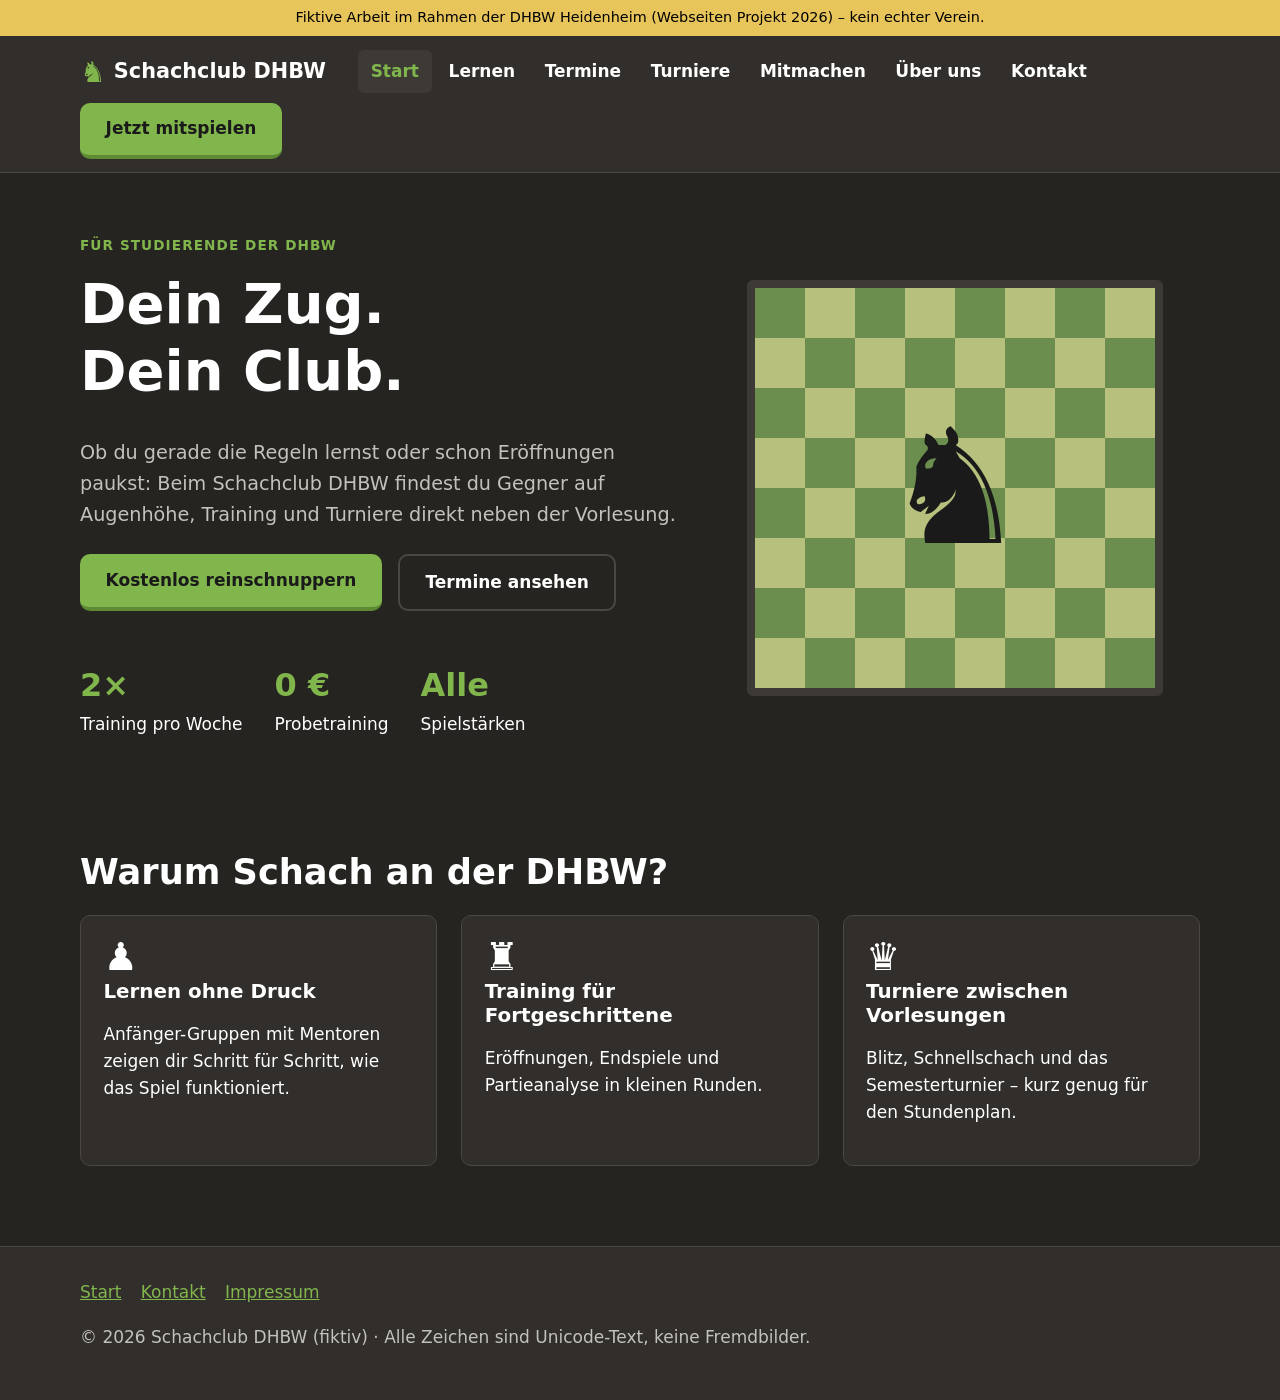
<file: index.html>
<!DOCTYPE html>
<html lang="de">
<head>
<meta charset="utf-8">
<meta name="viewport" content="width=device-width, initial-scale=1">
<meta name="description" content="Schachclub DHBW Heidenheim: Schach spielen, lernen und Turniere für Studierende. Fiktives Projekt.">
<title>Start – Schachclub DHBW</title>
<link rel="stylesheet" href="css/style.css">
</head>
<body>
<a class="skip" href="#inhalt">Zum Inhalt springen</a>
<div class="notice">Fiktive Arbeit im Rahmen der DHBW Heidenheim (Webseiten Projekt 2026) – kein echter Verein.</div>
<header class="site-header"><div class="wrap">
<a class="brand" href="index.html"><span aria-hidden="true">♞</span> Schachclub DHBW</a>
<nav aria-label="Hauptnavigation"><ul class="nav"><li><a href="index.html" aria-current="page">Start</a></li><li><a href="lernen.html">Lernen</a></li><li><a href="termine.html">Termine</a></li><li><a href="turniere.html">Turniere</a></li><li><a href="mitmachen.html">Mitmachen</a></li><li><a href="ueber-uns.html">Über uns</a></li><li><a href="kontakt.html">Kontakt</a></li></ul></nav>
<a class="btn" href="mitmachen.html">Jetzt mitspielen</a>
</div></header>
<main id="inhalt">

<section class="hero"><div class="wrap">
<div><p class="eyebrow">Für Studierende der DHBW</p>
<h1>Dein Zug.<br>Dein Club.</h1>
<p class="lead">Ob du gerade die Regeln lernst oder schon Eröffnungen paukst: Beim Schachclub DHBW findest du Gegner auf Augenhöhe, Training und Turniere direkt neben der Vorlesung.</p>
<div class="btn-row"><a class="btn" href="mitmachen.html">Kostenlos reinschnuppern</a><a class="btn btn-ghost" href="termine.html">Termine ansehen</a></div>
<div class="stats"><p><strong>2×</strong>Training pro Woche</p><p><strong>0 €</strong>Probetraining</p><p><strong>Alle</strong>Spielstärken</p></div></div>
<div class="board" role="img" aria-label="Schachbrett mit einem Springer">♞</div>
</div></section>
<section><div class="wrap"><h2>Warum Schach an der DHBW?</h2>
<div class="grid"><article class="card"><div class="icon" aria-hidden="true">♟</div><h3>Lernen ohne Druck</h3><p>Anfänger-Gruppen mit Mentoren zeigen dir Schritt für Schritt, wie das Spiel funktioniert.</p></article><article class="card"><div class="icon" aria-hidden="true">♜</div><h3>Training für Fortgeschrittene</h3><p>Eröffnungen, Endspiele und Partieanalyse in kleinen Runden.</p></article><article class="card"><div class="icon" aria-hidden="true">♛</div><h3>Turniere zwischen Vorlesungen</h3><p>Blitz, Schnellschach und das Semesterturnier – kurz genug für den Stundenplan.</p></article></div></div></section>

</main>
<footer class="site-footer"><div class="wrap">
<ul><li><a href="index.html">Start</a></li><li><a href="kontakt.html">Kontakt</a></li><li><a href="impressum.html">Impressum</a></li></ul>
<p>© 2026 Schachclub DHBW (fiktiv) · Alle Zeichen sind Unicode-Text, keine Fremdbilder.</p>
</div></footer>
</body>
</html>
</file>
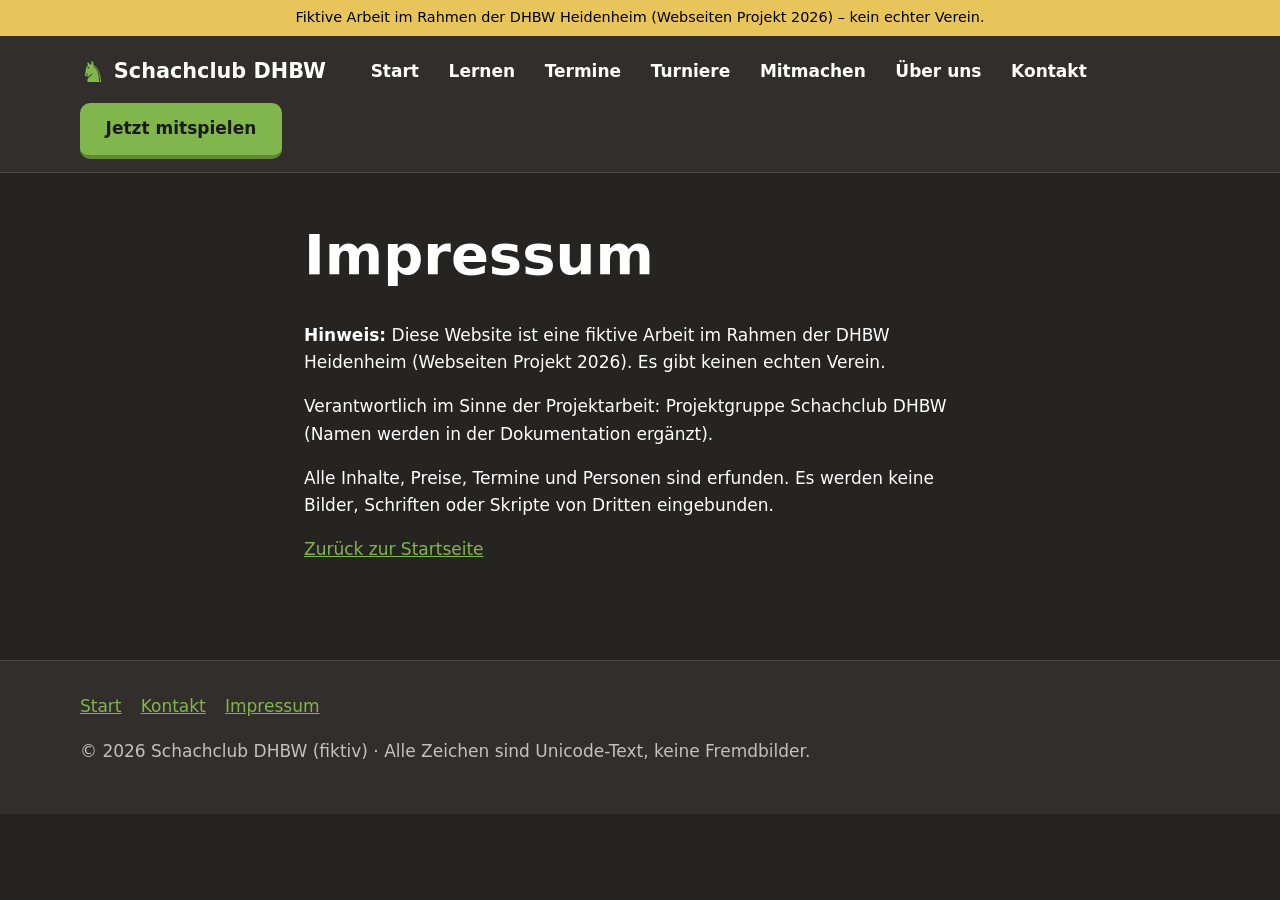
<file: impressum.html>
<!DOCTYPE html>
<html lang="de">
<head>
<meta charset="utf-8">
<meta name="viewport" content="width=device-width, initial-scale=1">
<meta name="description" content="Schachclub DHBW Heidenheim: Schach spielen, lernen und Turniere für Studierende. Fiktives Projekt.">
<title>Impressum – Schachclub DHBW</title>
<link rel="stylesheet" href="css/style.css">
</head>
<body>
<a class="skip" href="#inhalt">Zum Inhalt springen</a>
<div class="notice">Fiktive Arbeit im Rahmen der DHBW Heidenheim (Webseiten Projekt 2026) – kein echter Verein.</div>
<header class="site-header"><div class="wrap">
<a class="brand" href="index.html"><span aria-hidden="true">♞</span> Schachclub DHBW</a>
<nav aria-label="Hauptnavigation"><ul class="nav"><li><a href="index.html">Start</a></li><li><a href="lernen.html">Lernen</a></li><li><a href="termine.html">Termine</a></li><li><a href="turniere.html">Turniere</a></li><li><a href="mitmachen.html">Mitmachen</a></li><li><a href="ueber-uns.html">Über uns</a></li><li><a href="kontakt.html">Kontakt</a></li></ul></nav>
<a class="btn" href="mitmachen.html">Jetzt mitspielen</a>
</div></header>
<main id="inhalt">

<section><div class="wrap prose"><h1>Impressum</h1>
<p><strong>Hinweis:</strong> Diese Website ist eine fiktive Arbeit im Rahmen der DHBW Heidenheim (Webseiten Projekt 2026). Es gibt keinen echten Verein.</p>
<p>Verantwortlich im Sinne der Projektarbeit: Projektgruppe Schachclub DHBW (Namen werden in der Dokumentation ergänzt).</p>
<p>Alle Inhalte, Preise, Termine und Personen sind erfunden. Es werden keine Bilder, Schriften oder Skripte von Dritten eingebunden.</p>
<p><a href="index.html">Zurück zur Startseite</a></p></div></section>

</main>
<footer class="site-footer"><div class="wrap">
<ul><li><a href="index.html">Start</a></li><li><a href="kontakt.html">Kontakt</a></li><li><a href="impressum.html">Impressum</a></li></ul>
<p>© 2026 Schachclub DHBW (fiktiv) · Alle Zeichen sind Unicode-Text, keine Fremdbilder.</p>
</div></footer>
</body>
</html>
</file>
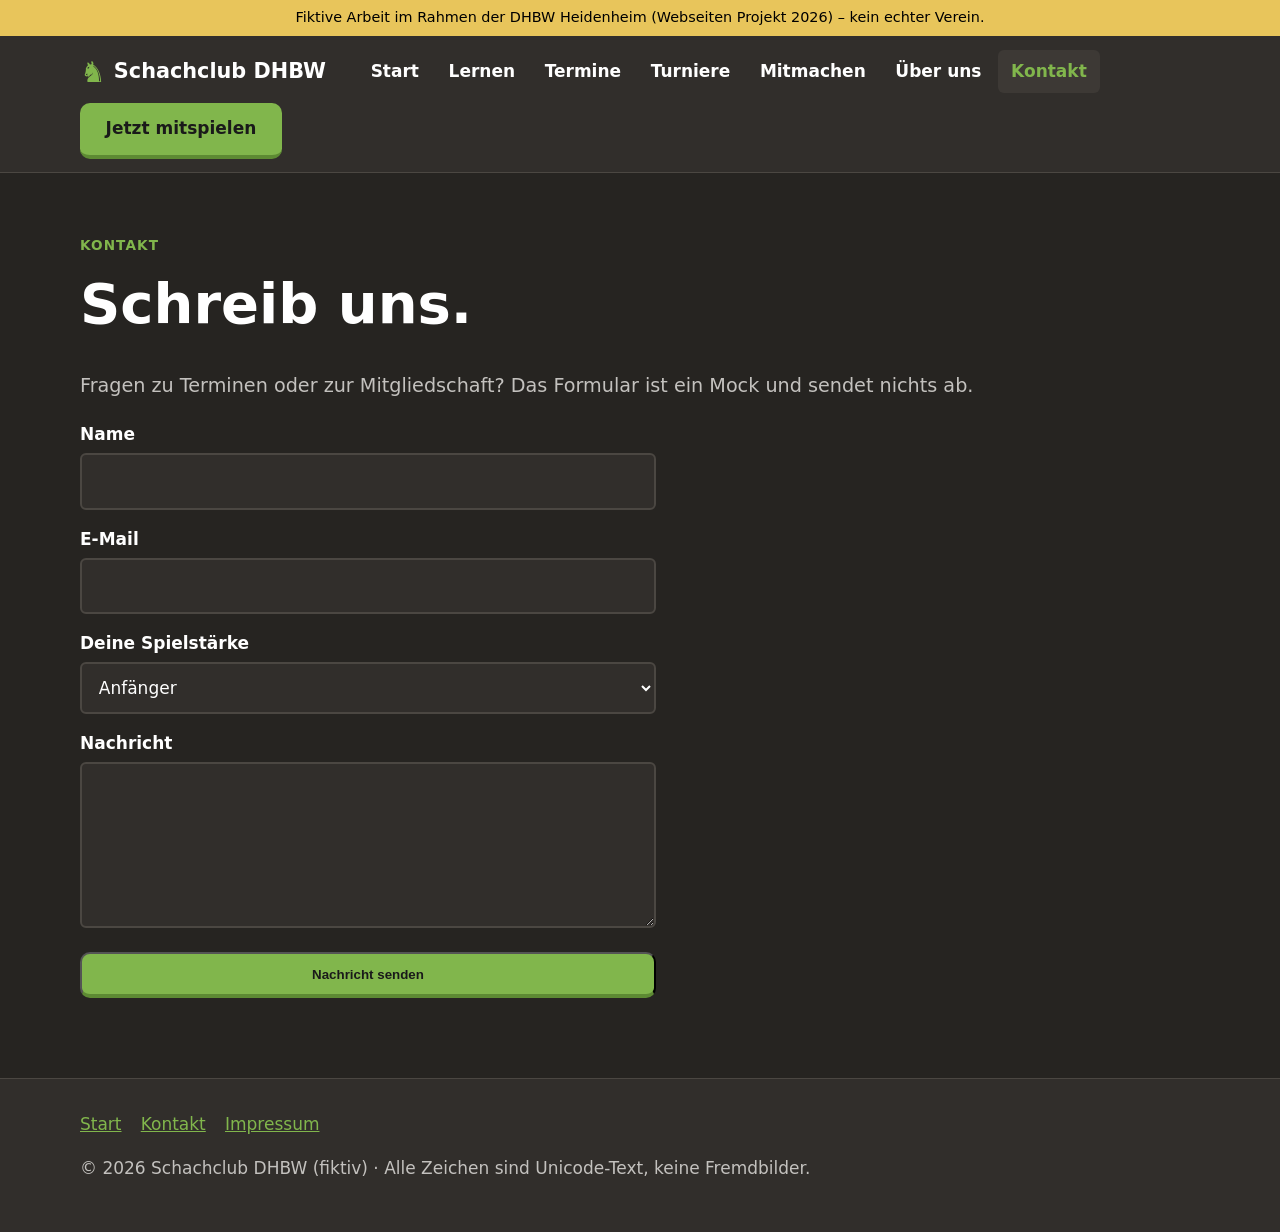
<file: kontakt.html>
<!DOCTYPE html>
<html lang="de">
<head>
<meta charset="utf-8">
<meta name="viewport" content="width=device-width, initial-scale=1">
<meta name="description" content="Schachclub DHBW Heidenheim: Schach spielen, lernen und Turniere für Studierende. Fiktives Projekt.">
<title>Kontakt – Schachclub DHBW</title>
<link rel="stylesheet" href="css/style.css">
</head>
<body>
<a class="skip" href="#inhalt">Zum Inhalt springen</a>
<div class="notice">Fiktive Arbeit im Rahmen der DHBW Heidenheim (Webseiten Projekt 2026) – kein echter Verein.</div>
<header class="site-header"><div class="wrap">
<a class="brand" href="index.html"><span aria-hidden="true">♞</span> Schachclub DHBW</a>
<nav aria-label="Hauptnavigation"><ul class="nav"><li><a href="index.html">Start</a></li><li><a href="lernen.html">Lernen</a></li><li><a href="termine.html">Termine</a></li><li><a href="turniere.html">Turniere</a></li><li><a href="mitmachen.html">Mitmachen</a></li><li><a href="ueber-uns.html">Über uns</a></li><li><a href="kontakt.html" aria-current="page">Kontakt</a></li></ul></nav>
<a class="btn" href="mitmachen.html">Jetzt mitspielen</a>
</div></header>
<main id="inhalt">

<section><div class="wrap"><p class="eyebrow">Kontakt</p><h1>Schreib uns.</h1>
<p class="lead">Fragen zu Terminen oder zur Mitgliedschaft? Das Formular ist ein Mock und sendet nichts ab.</p>
<form class="form" action="kontakt.html" method="get">
<div><label for="name">Name</label><input id="name" name="name" autocomplete="name" required></div>
<div><label for="mail">E-Mail</label><input id="mail" name="mail" type="email" autocomplete="email" required></div>
<div><label for="level">Deine Spielstärke</label><select id="level" name="level"><option>Anfänger</option><option>Mittelstufe</option><option>Fortgeschritten</option></select></div>
<div><label for="msg">Nachricht</label><textarea id="msg" name="msg" rows="5" required></textarea></div>
<button class="btn" type="submit">Nachricht senden</button>
</form></div></section>

</main>
<footer class="site-footer"><div class="wrap">
<ul><li><a href="index.html">Start</a></li><li><a href="kontakt.html">Kontakt</a></li><li><a href="impressum.html">Impressum</a></li></ul>
<p>© 2026 Schachclub DHBW (fiktiv) · Alle Zeichen sind Unicode-Text, keine Fremdbilder.</p>
</div></footer>
</body>
</html>
</file>
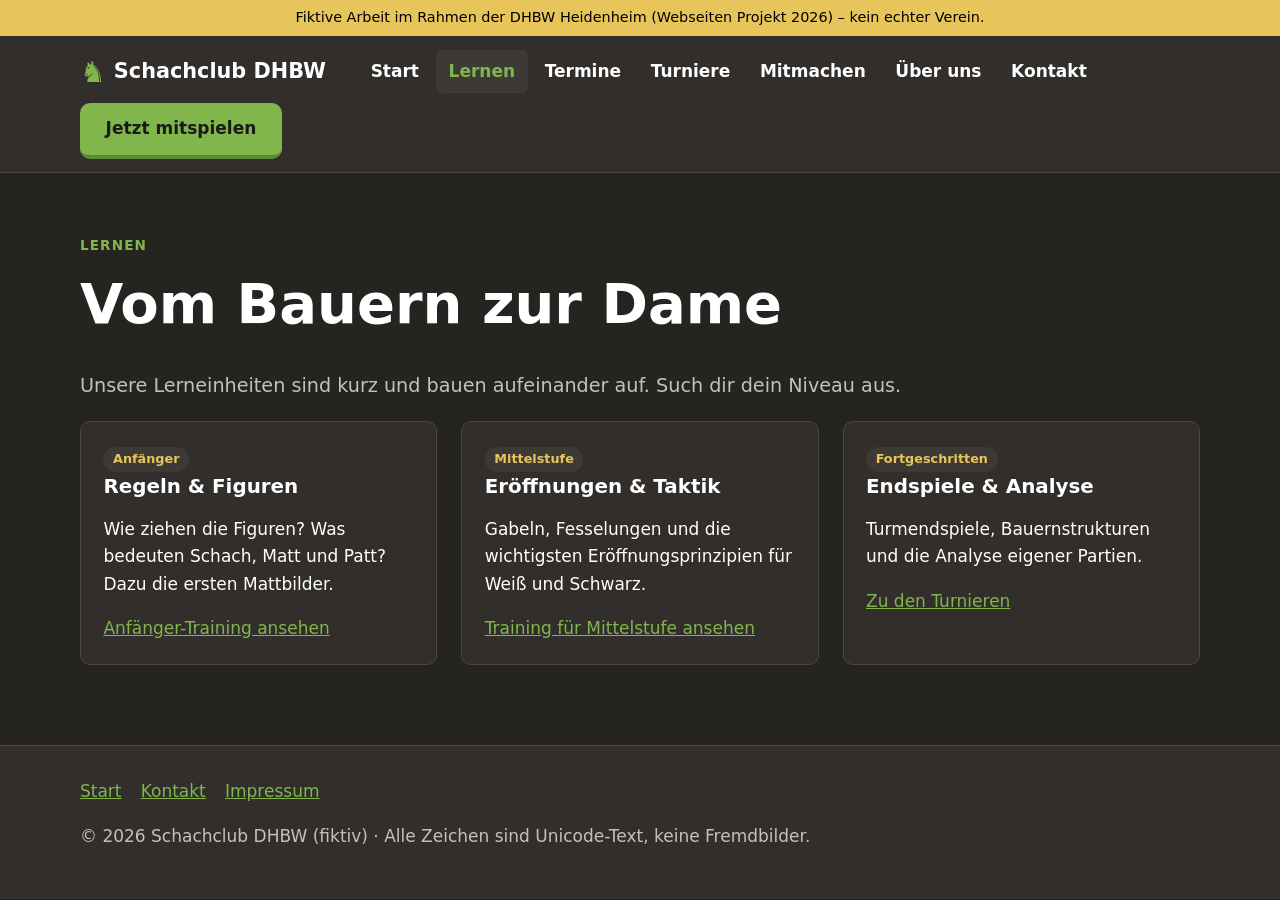
<file: lernen.html>
<!DOCTYPE html>
<html lang="de">
<head>
<meta charset="utf-8">
<meta name="viewport" content="width=device-width, initial-scale=1">
<meta name="description" content="Schachclub DHBW Heidenheim: Schach spielen, lernen und Turniere für Studierende. Fiktives Projekt.">
<title>Lernen – Schachclub DHBW</title>
<link rel="stylesheet" href="css/style.css">
</head>
<body>
<a class="skip" href="#inhalt">Zum Inhalt springen</a>
<div class="notice">Fiktive Arbeit im Rahmen der DHBW Heidenheim (Webseiten Projekt 2026) – kein echter Verein.</div>
<header class="site-header"><div class="wrap">
<a class="brand" href="index.html"><span aria-hidden="true">♞</span> Schachclub DHBW</a>
<nav aria-label="Hauptnavigation"><ul class="nav"><li><a href="index.html">Start</a></li><li><a href="lernen.html" aria-current="page">Lernen</a></li><li><a href="termine.html">Termine</a></li><li><a href="turniere.html">Turniere</a></li><li><a href="mitmachen.html">Mitmachen</a></li><li><a href="ueber-uns.html">Über uns</a></li><li><a href="kontakt.html">Kontakt</a></li></ul></nav>
<a class="btn" href="mitmachen.html">Jetzt mitspielen</a>
</div></header>
<main id="inhalt">

<section><div class="wrap"><p class="eyebrow">Lernen</p><h1>Vom Bauern zur Dame</h1>
<p class="lead">Unsere Lerneinheiten sind kurz und bauen aufeinander auf. Such dir dein Niveau aus.</p>
<div class="grid">
<article class="card"><span class="badge">Anfänger</span><h3>Regeln &amp; Figuren</h3><p>Wie ziehen die Figuren? Was bedeuten Schach, Matt und Patt? Dazu die ersten Mattbilder.</p><a href="termine.html">Anfänger-Training ansehen</a></article>
<article class="card"><span class="badge">Mittelstufe</span><h3>Eröffnungen &amp; Taktik</h3><p>Gabeln, Fesselungen und die wichtigsten Eröffnungsprinzipien für Weiß und Schwarz.</p><a href="termine.html">Training für Mittelstufe ansehen</a></article>
<article class="card"><span class="badge">Fortgeschritten</span><h3>Endspiele &amp; Analyse</h3><p>Turmendspiele, Bauernstrukturen und die Analyse eigener Partien.</p><a href="turniere.html">Zu den Turnieren</a></article>
</div></div></section>

</main>
<footer class="site-footer"><div class="wrap">
<ul><li><a href="index.html">Start</a></li><li><a href="kontakt.html">Kontakt</a></li><li><a href="impressum.html">Impressum</a></li></ul>
<p>© 2026 Schachclub DHBW (fiktiv) · Alle Zeichen sind Unicode-Text, keine Fremdbilder.</p>
</div></footer>
</body>
</html>
</file>
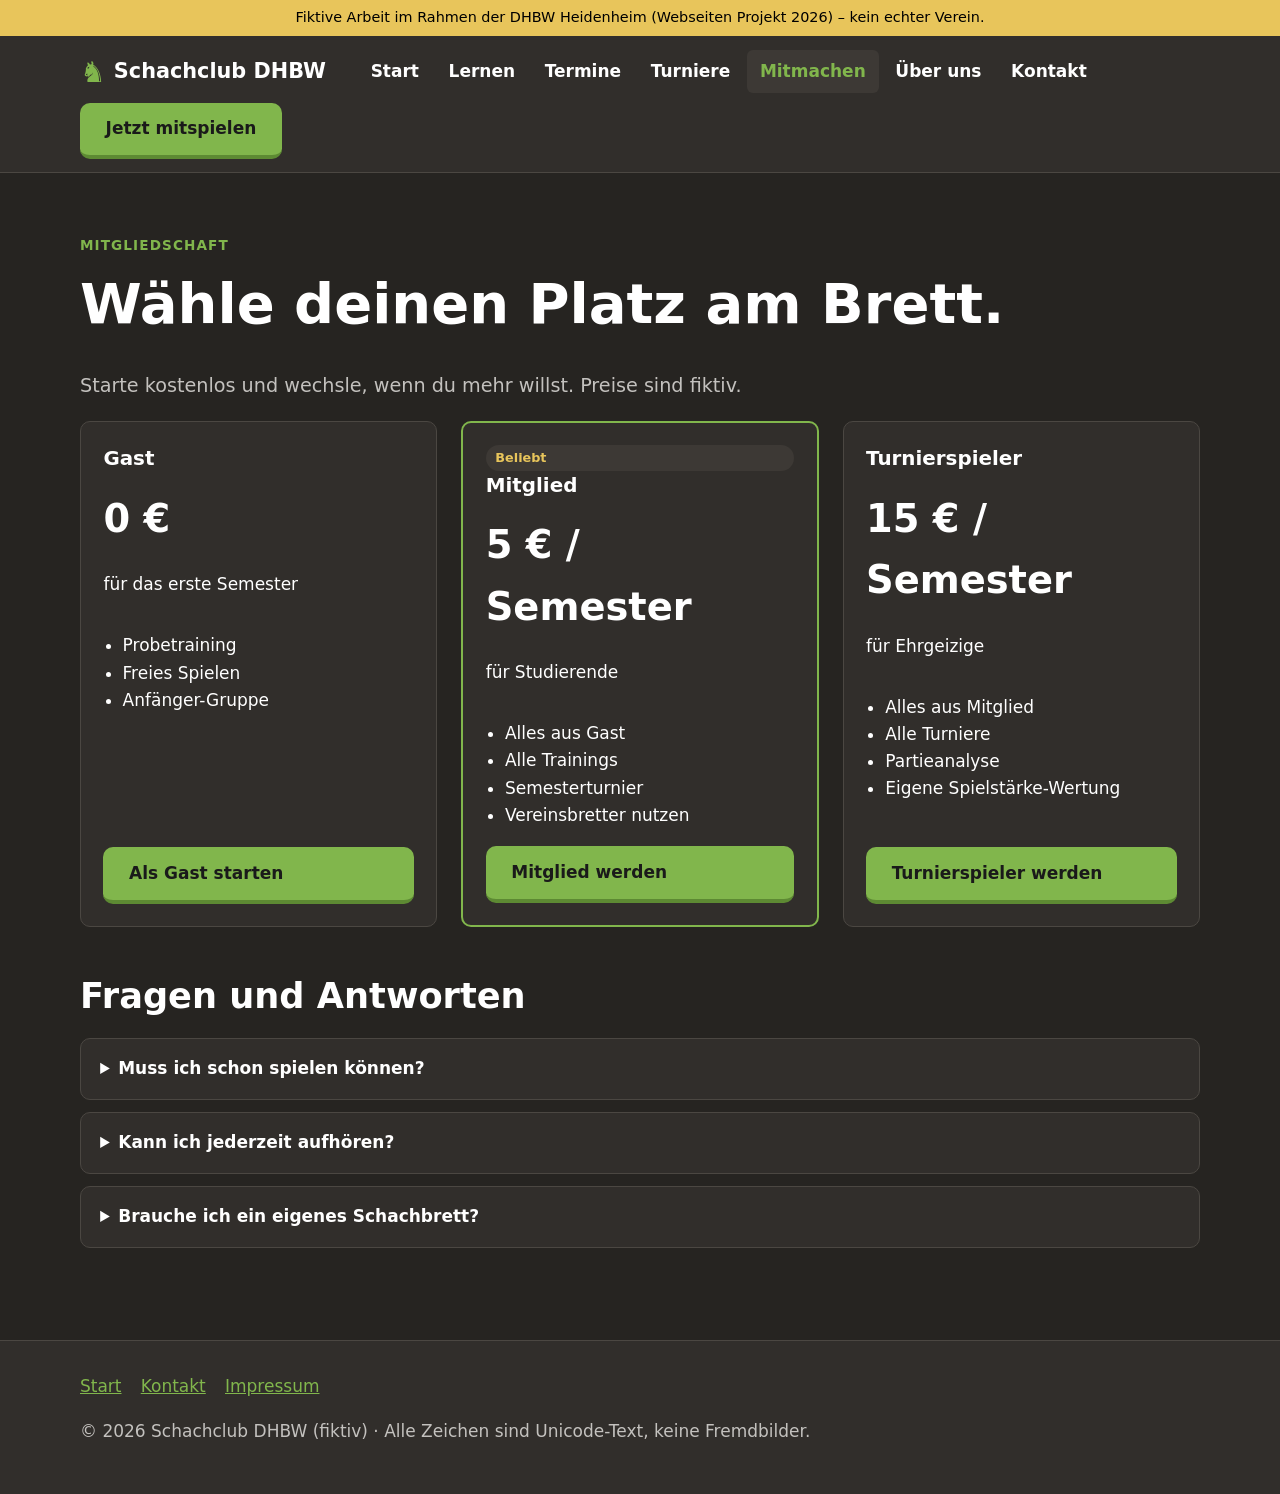
<file: mitmachen.html>
<!DOCTYPE html>
<html lang="de">
<head>
<meta charset="utf-8">
<meta name="viewport" content="width=device-width, initial-scale=1">
<meta name="description" content="Schachclub DHBW Heidenheim: Schach spielen, lernen und Turniere für Studierende. Fiktives Projekt.">
<title>Mitmachen – Schachclub DHBW</title>
<link rel="stylesheet" href="css/style.css">
</head>
<body>
<a class="skip" href="#inhalt">Zum Inhalt springen</a>
<div class="notice">Fiktive Arbeit im Rahmen der DHBW Heidenheim (Webseiten Projekt 2026) – kein echter Verein.</div>
<header class="site-header"><div class="wrap">
<a class="brand" href="index.html"><span aria-hidden="true">♞</span> Schachclub DHBW</a>
<nav aria-label="Hauptnavigation"><ul class="nav"><li><a href="index.html">Start</a></li><li><a href="lernen.html">Lernen</a></li><li><a href="termine.html">Termine</a></li><li><a href="turniere.html">Turniere</a></li><li><a href="mitmachen.html" aria-current="page">Mitmachen</a></li><li><a href="ueber-uns.html">Über uns</a></li><li><a href="kontakt.html">Kontakt</a></li></ul></nav>
<a class="btn" href="mitmachen.html">Jetzt mitspielen</a>
</div></header>
<main id="inhalt">

<section><div class="wrap"><p class="eyebrow">Mitgliedschaft</p><h1>Wähle deinen Platz am Brett.</h1>
<p class="lead">Starte kostenlos und wechsle, wenn du mehr willst. Preise sind fiktiv.</p>
<div class="grid">
<article class="card plan"><h3>Gast</h3><p class="price">0 €</p><p>für das erste Semester</p><ul><li>Probetraining</li><li>Freies Spielen</li><li>Anfänger-Gruppe</li></ul><a class="btn" href="kontakt.html">Als Gast starten</a></article>
<article class="card plan popular"><span class="badge">Beliebt</span><h3>Mitglied</h3><p class="price">5 € / Semester</p><p>für Studierende</p><ul><li>Alles aus Gast</li><li>Alle Trainings</li><li>Semesterturnier</li><li>Vereinsbretter nutzen</li></ul><a class="btn" href="kontakt.html">Mitglied werden</a></article>
<article class="card plan"><h3>Turnierspieler</h3><p class="price">15 € / Semester</p><p>für Ehrgeizige</p><ul><li>Alles aus Mitglied</li><li>Alle Turniere</li><li>Partieanalyse</li><li>Eigene Spielstärke-Wertung</li></ul><a class="btn" href="kontakt.html">Turnierspieler werden</a></article>
</div>
<h2 style="margin-top:3rem">Fragen und Antworten</h2>
<details><summary>Muss ich schon spielen können?</summary><p>Nein. Die Anfänger-Gruppe startet bei null.</p></details>
<details><summary>Kann ich jederzeit aufhören?</summary><p>Ja, die Mitgliedschaft endet zum Semesterende. Du musst nichts kündigen.</p></details>
<details><summary>Brauche ich ein eigenes Schachbrett?</summary><p>Nein. Bretter und Uhren stellt der Club.</p></details>
</div></section>

</main>
<footer class="site-footer"><div class="wrap">
<ul><li><a href="index.html">Start</a></li><li><a href="kontakt.html">Kontakt</a></li><li><a href="impressum.html">Impressum</a></li></ul>
<p>© 2026 Schachclub DHBW (fiktiv) · Alle Zeichen sind Unicode-Text, keine Fremdbilder.</p>
</div></footer>
</body>
</html>
</file>
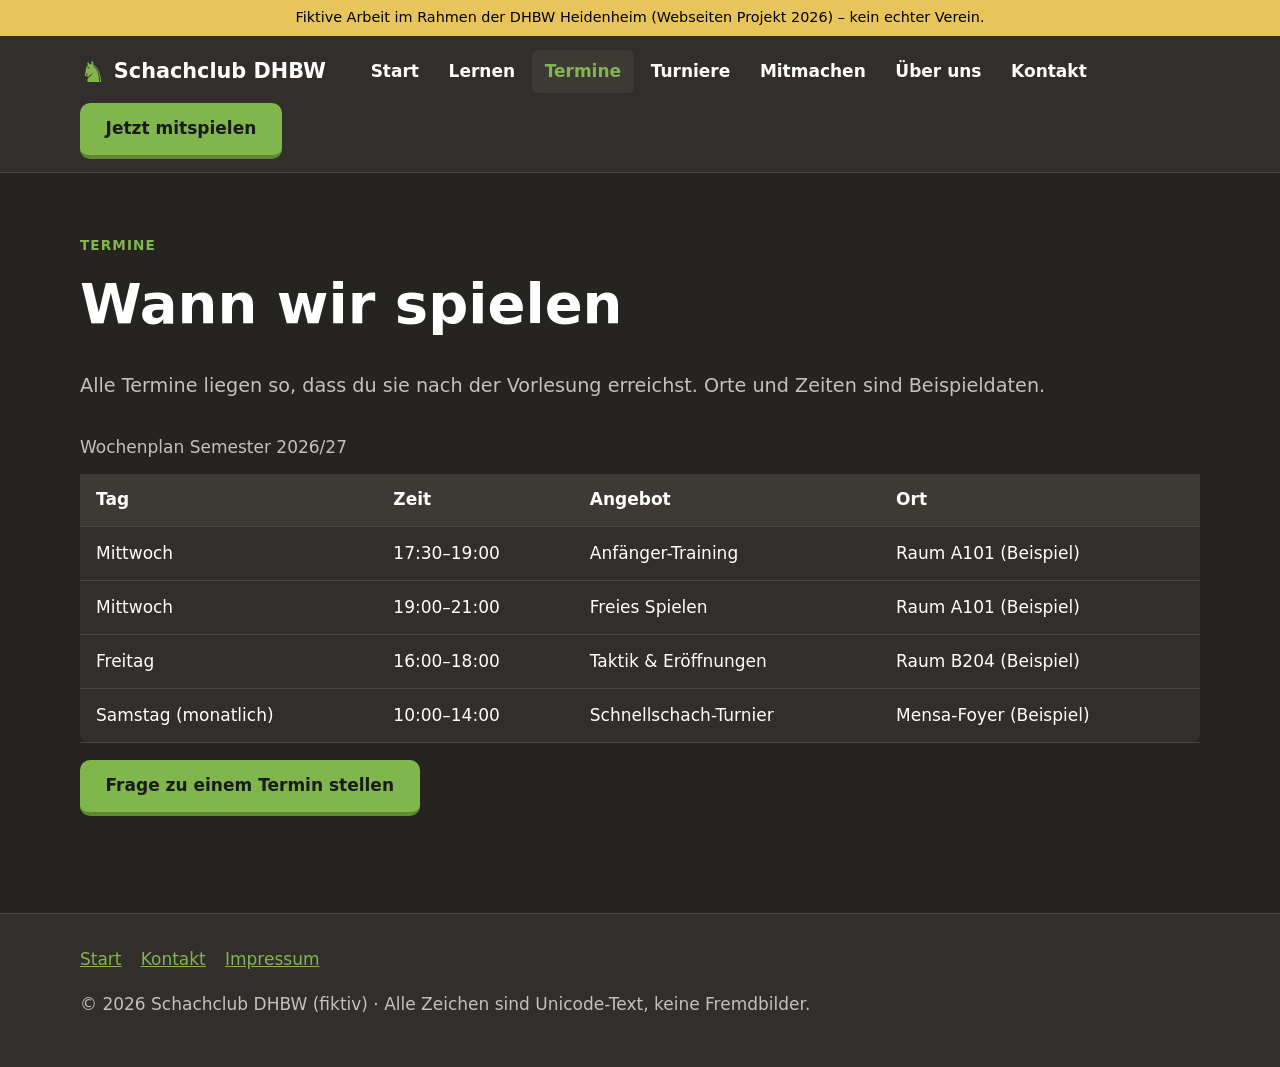
<file: termine.html>
<!DOCTYPE html>
<html lang="de">
<head>
<meta charset="utf-8">
<meta name="viewport" content="width=device-width, initial-scale=1">
<meta name="description" content="Schachclub DHBW Heidenheim: Schach spielen, lernen und Turniere für Studierende. Fiktives Projekt.">
<title>Termine – Schachclub DHBW</title>
<link rel="stylesheet" href="css/style.css">
</head>
<body>
<a class="skip" href="#inhalt">Zum Inhalt springen</a>
<div class="notice">Fiktive Arbeit im Rahmen der DHBW Heidenheim (Webseiten Projekt 2026) – kein echter Verein.</div>
<header class="site-header"><div class="wrap">
<a class="brand" href="index.html"><span aria-hidden="true">♞</span> Schachclub DHBW</a>
<nav aria-label="Hauptnavigation"><ul class="nav"><li><a href="index.html">Start</a></li><li><a href="lernen.html">Lernen</a></li><li><a href="termine.html" aria-current="page">Termine</a></li><li><a href="turniere.html">Turniere</a></li><li><a href="mitmachen.html">Mitmachen</a></li><li><a href="ueber-uns.html">Über uns</a></li><li><a href="kontakt.html">Kontakt</a></li></ul></nav>
<a class="btn" href="mitmachen.html">Jetzt mitspielen</a>
</div></header>
<main id="inhalt">

<section><div class="wrap"><p class="eyebrow">Termine</p><h1>Wann wir spielen</h1>
<p class="lead">Alle Termine liegen so, dass du sie nach der Vorlesung erreichst. Orte und Zeiten sind Beispieldaten.</p>
<div class="table-scroll"><table><caption>Wochenplan Semester 2026/27</caption>
<thead><tr><th scope="col">Tag</th><th scope="col">Zeit</th><th scope="col">Angebot</th><th scope="col">Ort</th></tr></thead><tbody>
<tr><td>Mittwoch</td><td>17:30–19:00</td><td>Anfänger-Training</td><td>Raum A101 (Beispiel)</td></tr>
<tr><td>Mittwoch</td><td>19:00–21:00</td><td>Freies Spielen</td><td>Raum A101 (Beispiel)</td></tr>
<tr><td>Freitag</td><td>16:00–18:00</td><td>Taktik &amp; Eröffnungen</td><td>Raum B204 (Beispiel)</td></tr>
<tr><td>Samstag (monatlich)</td><td>10:00–14:00</td><td>Schnellschach-Turnier</td><td>Mensa-Foyer (Beispiel)</td></tr>
</tbody></table></div>
<p><a class="btn" href="kontakt.html">Frage zu einem Termin stellen</a></p></div></section>

</main>
<footer class="site-footer"><div class="wrap">
<ul><li><a href="index.html">Start</a></li><li><a href="kontakt.html">Kontakt</a></li><li><a href="impressum.html">Impressum</a></li></ul>
<p>© 2026 Schachclub DHBW (fiktiv) · Alle Zeichen sind Unicode-Text, keine Fremdbilder.</p>
</div></footer>
</body>
</html>
</file>
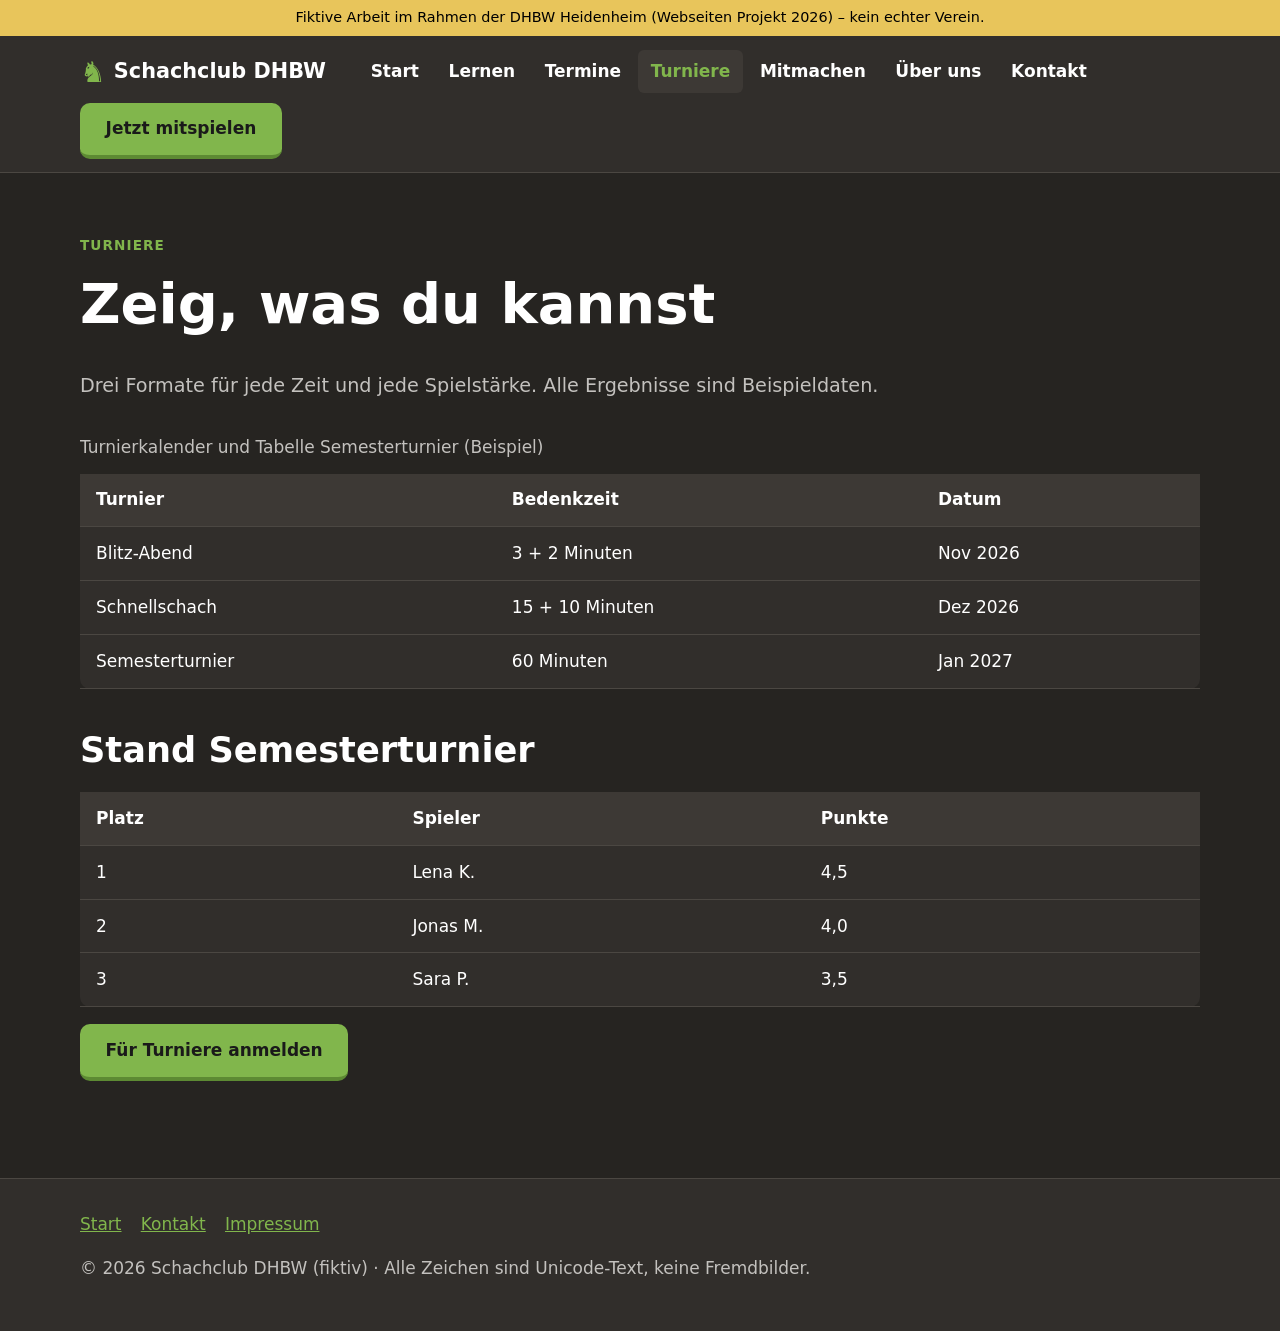
<file: turniere.html>
<!DOCTYPE html>
<html lang="de">
<head>
<meta charset="utf-8">
<meta name="viewport" content="width=device-width, initial-scale=1">
<meta name="description" content="Schachclub DHBW Heidenheim: Schach spielen, lernen und Turniere für Studierende. Fiktives Projekt.">
<title>Turniere – Schachclub DHBW</title>
<link rel="stylesheet" href="css/style.css">
</head>
<body>
<a class="skip" href="#inhalt">Zum Inhalt springen</a>
<div class="notice">Fiktive Arbeit im Rahmen der DHBW Heidenheim (Webseiten Projekt 2026) – kein echter Verein.</div>
<header class="site-header"><div class="wrap">
<a class="brand" href="index.html"><span aria-hidden="true">♞</span> Schachclub DHBW</a>
<nav aria-label="Hauptnavigation"><ul class="nav"><li><a href="index.html">Start</a></li><li><a href="lernen.html">Lernen</a></li><li><a href="termine.html">Termine</a></li><li><a href="turniere.html" aria-current="page">Turniere</a></li><li><a href="mitmachen.html">Mitmachen</a></li><li><a href="ueber-uns.html">Über uns</a></li><li><a href="kontakt.html">Kontakt</a></li></ul></nav>
<a class="btn" href="mitmachen.html">Jetzt mitspielen</a>
</div></header>
<main id="inhalt">

<section><div class="wrap"><p class="eyebrow">Turniere</p><h1>Zeig, was du kannst</h1>
<p class="lead">Drei Formate für jede Zeit und jede Spielstärke. Alle Ergebnisse sind Beispieldaten.</p>
<div class="table-scroll"><table><caption>Turnierkalender und Tabelle Semesterturnier (Beispiel)</caption>
<thead><tr><th scope="col">Turnier</th><th scope="col">Bedenkzeit</th><th scope="col">Datum</th></tr></thead><tbody>
<tr><td>Blitz-Abend</td><td>3 + 2 Minuten</td><td>Nov 2026</td></tr><tr><td>Schnellschach</td><td>15 + 10 Minuten</td><td>Dez 2026</td></tr><tr><td>Semesterturnier</td><td>60 Minuten</td><td>Jan 2027</td></tr></tbody></table></div>
<h2 style="margin-top:2.5rem">Stand Semesterturnier</h2>
<div class="table-scroll"><table><thead><tr><th scope="col">Platz</th><th scope="col">Spieler</th><th scope="col">Punkte</th></tr></thead><tbody>
<tr><td>1</td><td>Lena K.</td><td>4,5</td></tr><tr><td>2</td><td>Jonas M.</td><td>4,0</td></tr><tr><td>3</td><td>Sara P.</td><td>3,5</td></tr></tbody></table></div>
<p><a class="btn" href="mitmachen.html">Für Turniere anmelden</a></p></div></section>

</main>
<footer class="site-footer"><div class="wrap">
<ul><li><a href="index.html">Start</a></li><li><a href="kontakt.html">Kontakt</a></li><li><a href="impressum.html">Impressum</a></li></ul>
<p>© 2026 Schachclub DHBW (fiktiv) · Alle Zeichen sind Unicode-Text, keine Fremdbilder.</p>
</div></footer>
</body>
</html>
</file>
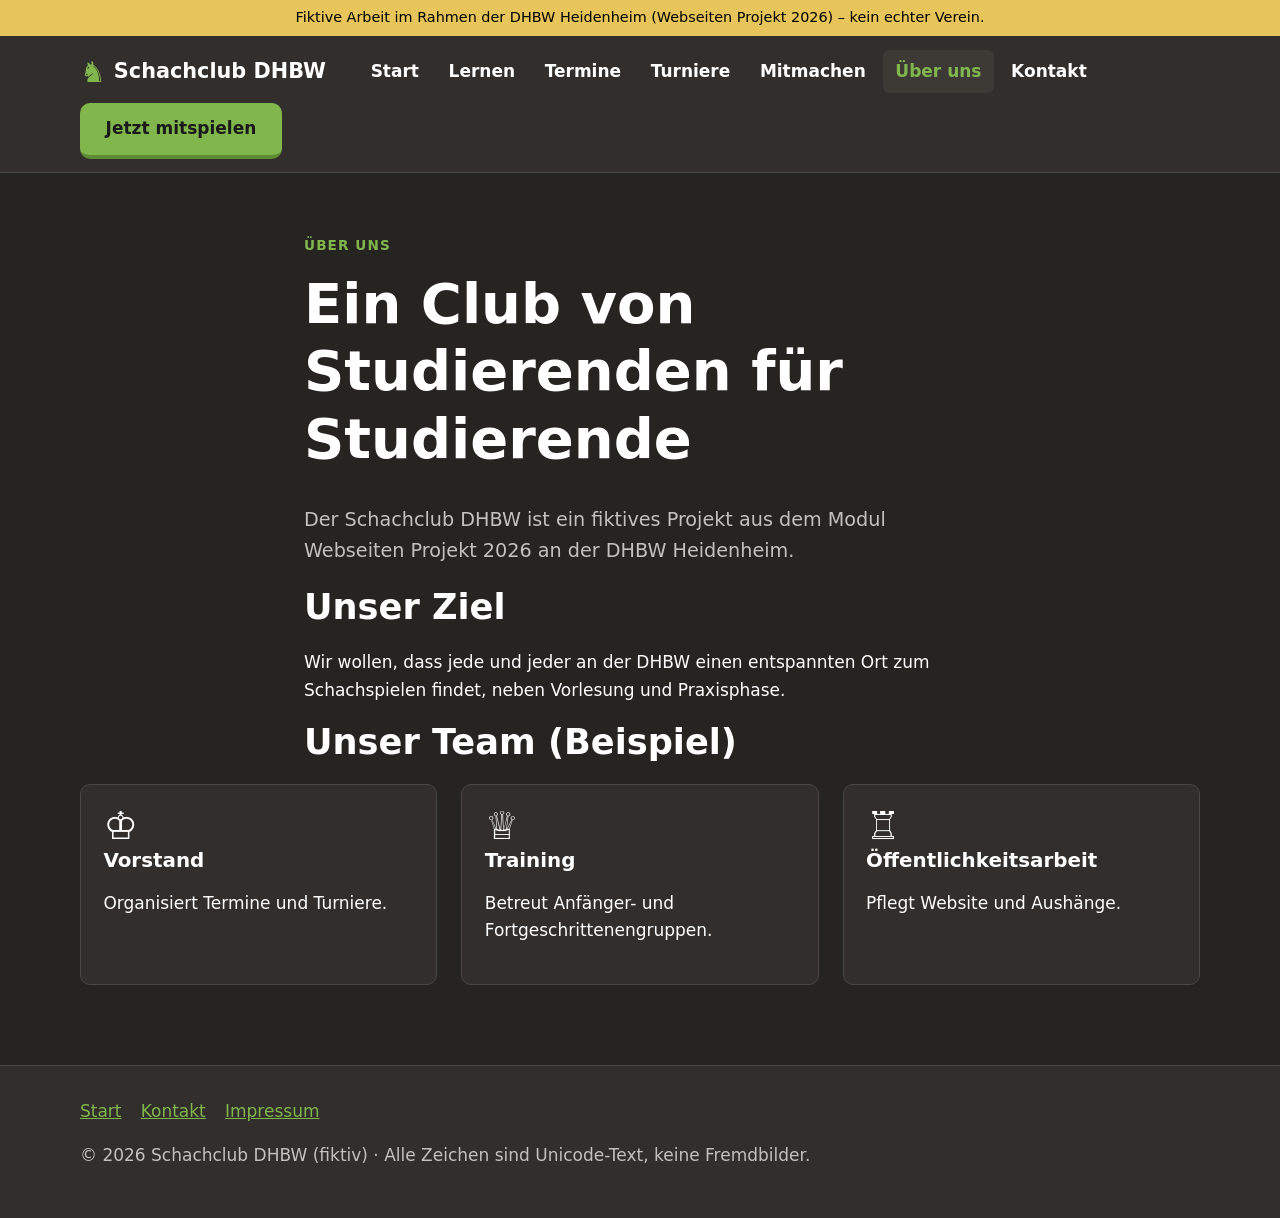
<file: ueber-uns.html>
<!DOCTYPE html>
<html lang="de">
<head>
<meta charset="utf-8">
<meta name="viewport" content="width=device-width, initial-scale=1">
<meta name="description" content="Schachclub DHBW Heidenheim: Schach spielen, lernen und Turniere für Studierende. Fiktives Projekt.">
<title>Über uns – Schachclub DHBW</title>
<link rel="stylesheet" href="css/style.css">
</head>
<body>
<a class="skip" href="#inhalt">Zum Inhalt springen</a>
<div class="notice">Fiktive Arbeit im Rahmen der DHBW Heidenheim (Webseiten Projekt 2026) – kein echter Verein.</div>
<header class="site-header"><div class="wrap">
<a class="brand" href="index.html"><span aria-hidden="true">♞</span> Schachclub DHBW</a>
<nav aria-label="Hauptnavigation"><ul class="nav"><li><a href="index.html">Start</a></li><li><a href="lernen.html">Lernen</a></li><li><a href="termine.html">Termine</a></li><li><a href="turniere.html">Turniere</a></li><li><a href="mitmachen.html">Mitmachen</a></li><li><a href="ueber-uns.html" aria-current="page">Über uns</a></li><li><a href="kontakt.html">Kontakt</a></li></ul></nav>
<a class="btn" href="mitmachen.html">Jetzt mitspielen</a>
</div></header>
<main id="inhalt">

<section><div class="wrap prose"><p class="eyebrow">Über uns</p><h1>Ein Club von Studierenden für Studierende</h1>
<p class="lead">Der Schachclub DHBW ist ein fiktives Projekt aus dem Modul Webseiten Projekt 2026 an der DHBW Heidenheim.</p>
<h2>Unser Ziel</h2><p>Wir wollen, dass jede und jeder an der DHBW einen entspannten Ort zum Schachspielen findet, neben Vorlesung und Praxisphase.</p>
<h2>Unser Team (Beispiel)</h2></div>
<div class="wrap"><div class="grid"><article class="card"><div class="icon" aria-hidden="true">♔</div><h3>Vorstand</h3><p>Organisiert Termine und Turniere.</p></article><article class="card"><div class="icon" aria-hidden="true">♕</div><h3>Training</h3><p>Betreut Anfänger- und Fortgeschrittenengruppen.</p></article><article class="card"><div class="icon" aria-hidden="true">♖</div><h3>Öffentlichkeitsarbeit</h3><p>Pflegt Website und Aushänge.</p></article></div></div></section>

</main>
<footer class="site-footer"><div class="wrap">
<ul><li><a href="index.html">Start</a></li><li><a href="kontakt.html">Kontakt</a></li><li><a href="impressum.html">Impressum</a></li></ul>
<p>© 2026 Schachclub DHBW (fiktiv) · Alle Zeichen sind Unicode-Text, keine Fremdbilder.</p>
</div></footer>
</body>
</html>
</file>
<file: css/style.css>
/* Schachclub DHBW – Fiktive Arbeit, DHBW Webseiten Projekt 2026 */
:root{
  --bg:#262421; --surface:#312e2b; --surface-2:#3d3935; --line:#4b4742;
  --text:#ffffff; --muted:#c3c1be; --green:#81b64c; --green-dark:#5d8a33;
  --on-green:#1a1a1a; --gold:#e8c55b;
  --radius:10px; --gap:1.5rem; --max:72rem;
}
*{box-sizing:border-box}
html{scroll-behavior:smooth}
body{margin:0;background:var(--bg);color:var(--text);font:1.0625rem/1.6 system-ui,-apple-system,"Segoe UI",Roboto,sans-serif}
img,svg{max-width:100%}
a{color:var(--green)}
a:hover{color:#a3d16b}
:focus-visible{outline:3px solid var(--gold);outline-offset:3px}
.skip{position:absolute;left:-999px;top:0;background:var(--gold);color:#000;padding:.6rem 1rem;z-index:10}
.skip:focus{left:0}
.wrap{max-width:var(--max);margin:0 auto;padding:0 1rem}
h1,h2,h3{line-height:1.2;margin:0 0 .6em}
h1{font-size:clamp(2rem,6vw,3.5rem)}
h2{font-size:clamp(1.5rem,4vw,2.2rem)}
.lead{font-size:1.2rem;color:var(--muted)}
.eyebrow{color:var(--green);font-weight:700;text-transform:uppercase;letter-spacing:.08em;font-size:.85rem}
section{padding:3rem 0}

/* Hinweis fiktive Arbeit */
.notice{background:var(--gold);color:#000;text-align:center;font-size:.9rem;padding:.4rem 1rem}

/* Header & Navigation */
.site-header{background:var(--surface);border-bottom:1px solid var(--line)}
.site-header .wrap{display:flex;flex-wrap:wrap;align-items:center;gap:.5rem 2rem;padding-top:.8rem;padding-bottom:.8rem}
.brand{font-weight:800;font-size:1.3rem;color:var(--text);text-decoration:none;display:flex;align-items:center;gap:.5rem}
.brand span{color:var(--green);font-size:1.8rem}
.nav{display:flex;flex-wrap:wrap;gap:.25rem;list-style:none;margin:0;padding:0;flex:1}
.nav a{display:block;padding:.5rem .8rem;border-radius:6px;color:var(--text);text-decoration:none;font-weight:600}
.nav a:hover,.nav a[aria-current="page"]{background:var(--surface-2);color:var(--green)}

/* Buttons */
.btn{display:inline-block;background:var(--green);color:var(--on-green);font-weight:800;padding:.8rem 1.6rem;border-radius:var(--radius);text-decoration:none;border-bottom:4px solid var(--green-dark)}
.btn:hover{background:#95c95f;color:var(--on-green)}
.btn-ghost{background:transparent;color:var(--text);border:2px solid var(--line)}
.btn-ghost:hover{background:var(--surface-2);color:var(--text)}

/* Layout 1: Hero mit Brett */
.hero .wrap{display:grid;gap:2rem;align-items:center}
@media(min-width:48rem){.hero .wrap{grid-template-columns:1.1fr .9fr}}
.board{aspect-ratio:1;width:100%;max-width:26rem;margin:0 auto;border:8px solid var(--surface-2);border-radius:6px;
  background:repeating-conic-gradient(#b7c07c 0 25%,#6b8e4e 0 50%) 0 0/25% 25%;
  display:grid;place-items:center;font-size:clamp(5rem,22vw,10rem);color:#1a1a1a}
.btn-row{display:flex;flex-wrap:wrap;gap:1rem;margin-top:1.5rem}

/* Layout 2: Kartenraster */
.grid{display:grid;gap:var(--gap);grid-template-columns:repeat(auto-fit,minmax(15rem,1fr))}
.card{background:var(--surface);border:1px solid var(--line);border-radius:var(--radius);padding:1.4rem}
.card h3{margin-top:.2rem}
.card .icon{font-size:2.4rem;line-height:1}
.badge{display:inline-block;background:var(--surface-2);color:var(--gold);font-size:.8rem;font-weight:700;padding:.15rem .6rem;border-radius:99px}
.stats{display:flex;flex-wrap:wrap;gap:2rem;margin-top:2rem}
.stats strong{display:block;font-size:2rem;color:var(--green)}

/* Layout 3: Tabellen */
.table-scroll{overflow-x:auto}
table{width:100%;border-collapse:collapse;background:var(--surface);border-radius:var(--radius)}
caption{text-align:left;padding:.8rem 0;color:var(--muted)}
th,td{padding:.8rem 1rem;text-align:left;border-bottom:1px solid var(--line)}
thead th{background:var(--surface-2)}

/* Layout 4: Preise & FAQ */
.plan{display:flex;flex-direction:column}
.plan.popular{border:2px solid var(--green)}
.price{font-size:2.4rem;font-weight:800;margin:.3rem 0}
.plan ul{padding-left:1.2rem;flex:1}
details{background:var(--surface);border:1px solid var(--line);border-radius:var(--radius);padding:1rem 1.2rem;margin-bottom:.8rem}
summary{cursor:pointer;font-weight:700}

/* Layout 5: Formular */
.form{max-width:36rem;display:grid;gap:1rem}
label{font-weight:700;display:block;margin-bottom:.3rem}
input,select,textarea{width:100%;padding:.8rem;border-radius:6px;border:2px solid var(--line);background:var(--surface);color:var(--text);font:inherit}
input:focus,select:focus,textarea:focus{border-color:var(--green)}
.prose{max-width:44rem}

/* Footer */
.site-footer{background:var(--surface);border-top:1px solid var(--line);padding:2rem 0;margin-top:2rem;color:var(--muted)}
.site-footer ul{list-style:none;display:flex;flex-wrap:wrap;gap:1.2rem;padding:0;margin:0 0 1rem}

@media(prefers-reduced-motion:reduce){html{scroll-behavior:auto}}
</file>
